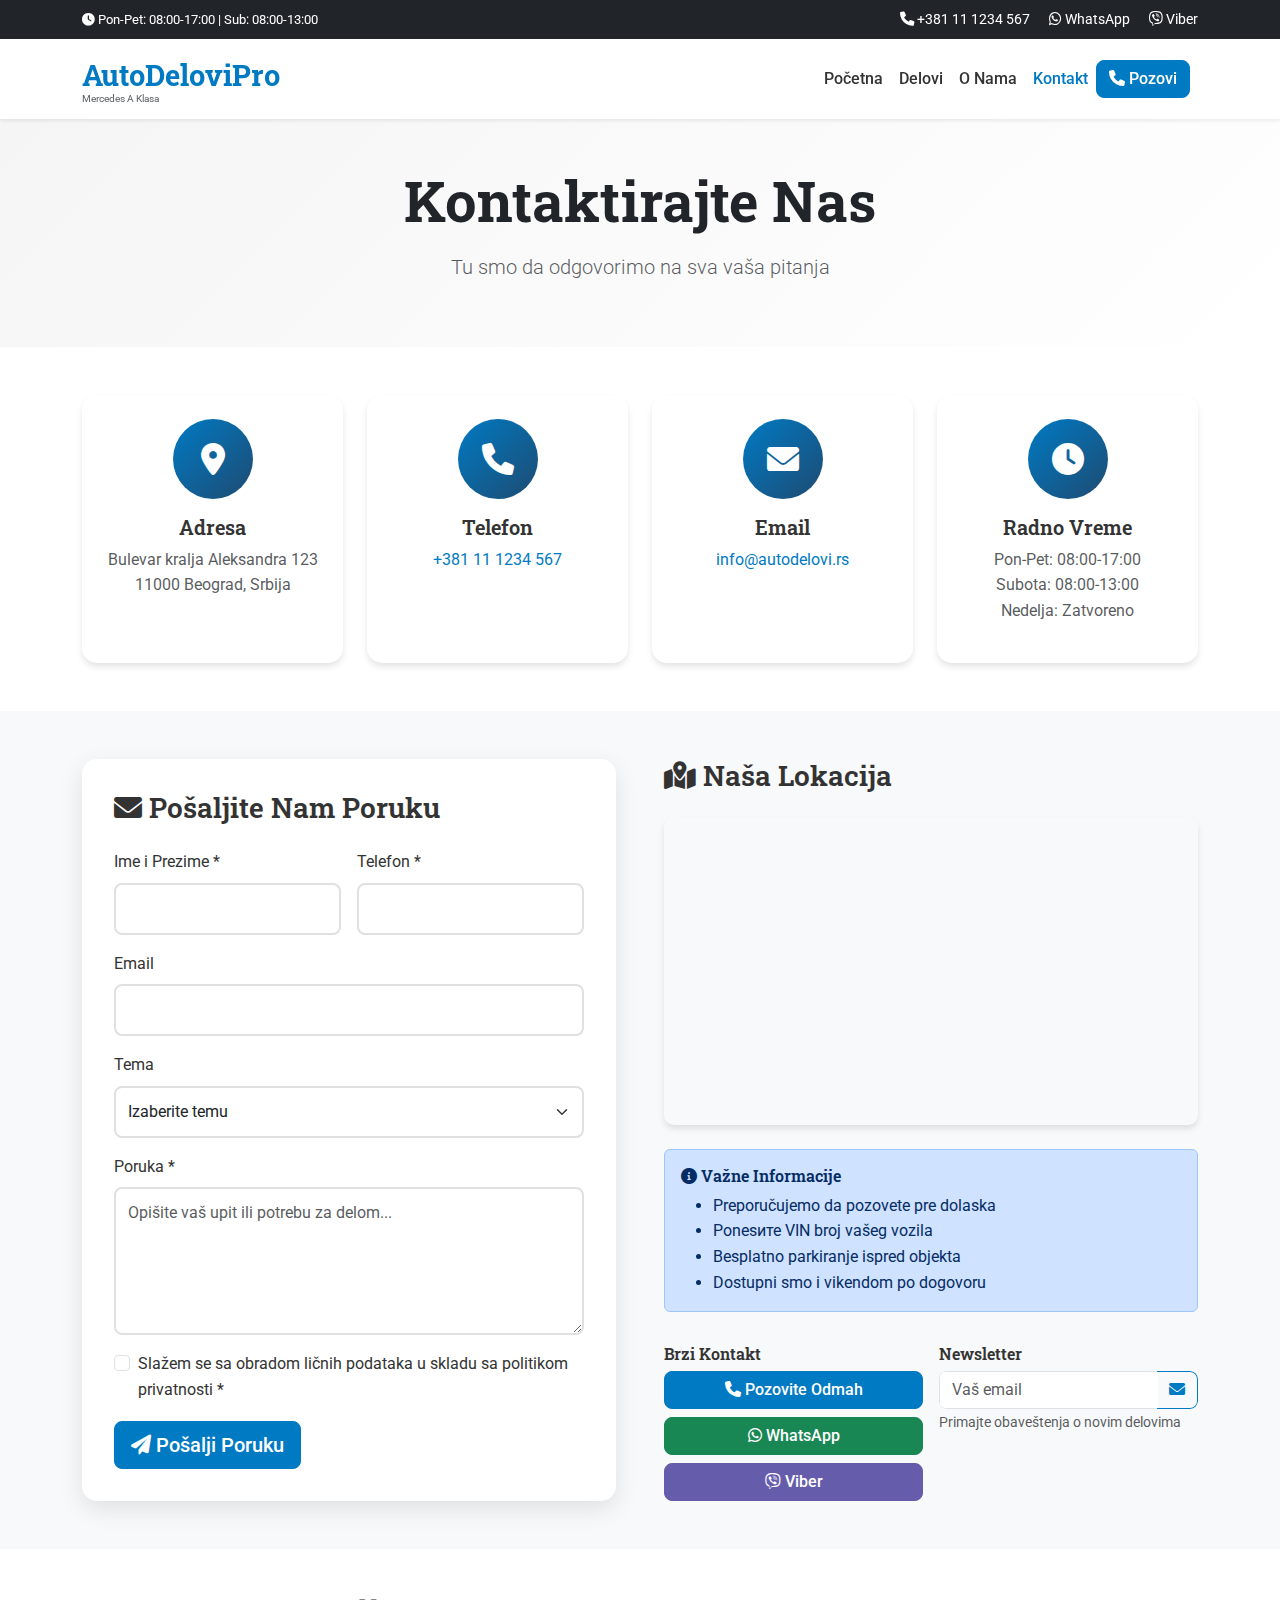
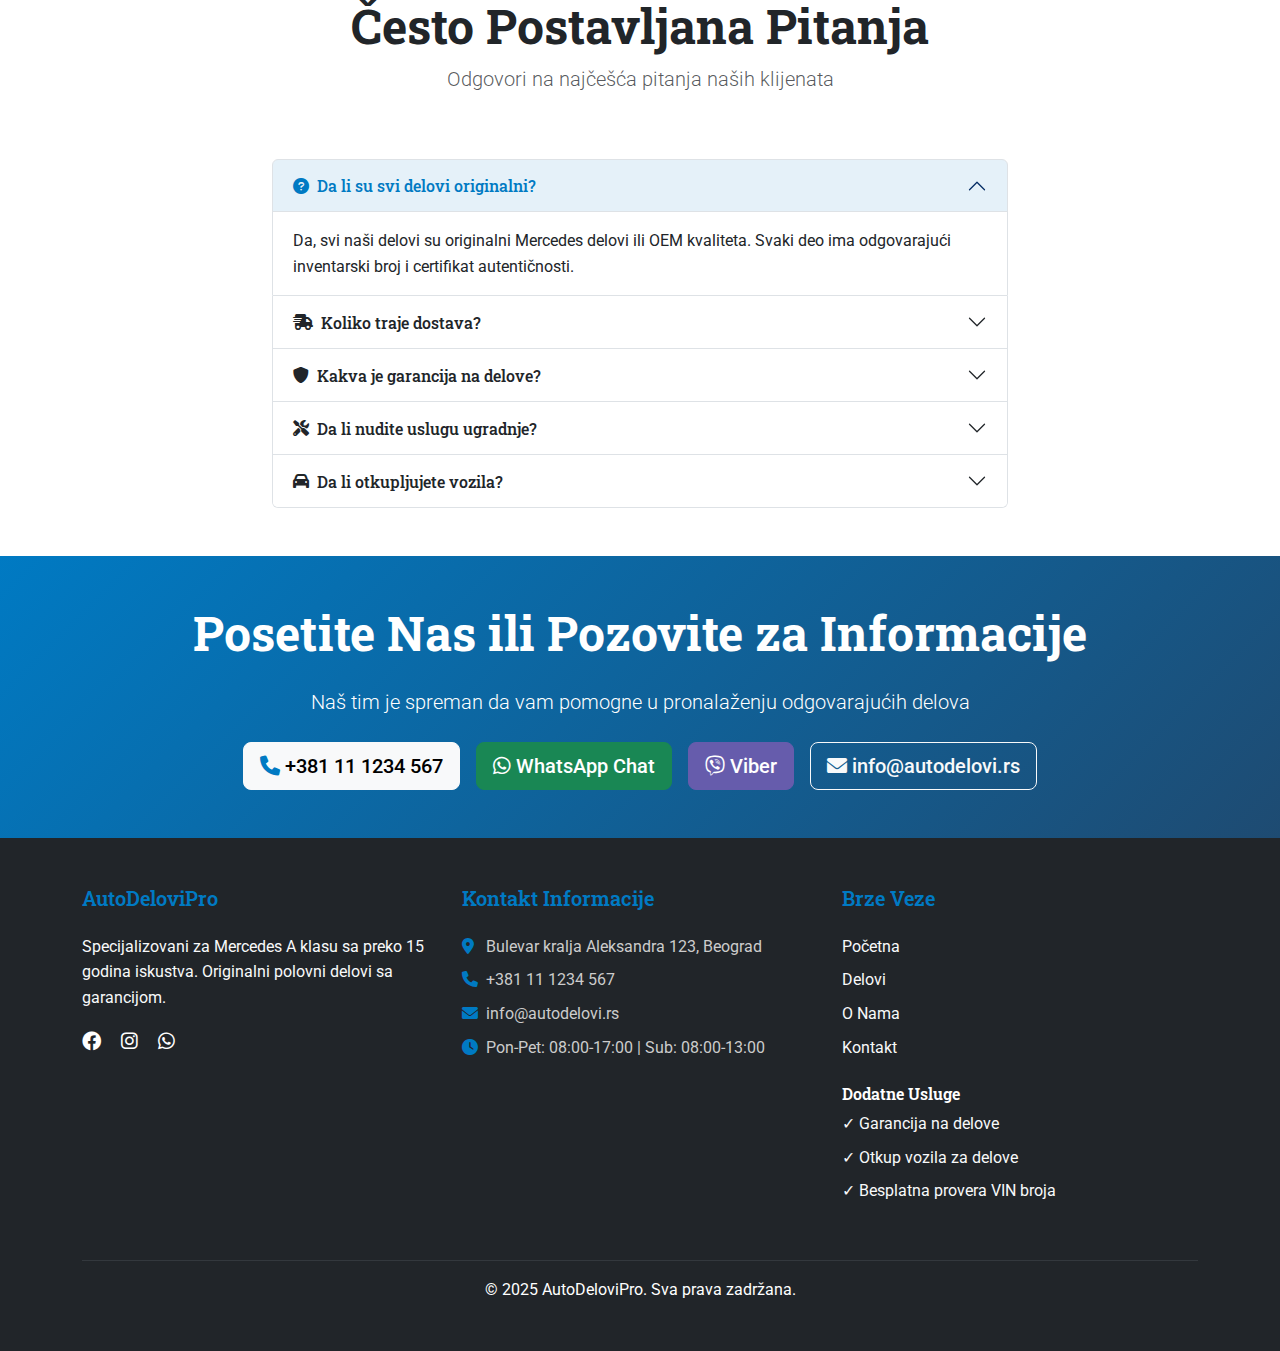
<file: contact.html>
<!DOCTYPE html>
<html lang="sr">
<head>
    <meta charset="UTF-8">
    <meta name="viewport" content="width=device-width, initial-scale=1.0">
    <title>Kontakt - AutoDeloviPro | Mercedes A Klasa Delovi Beograd</title>
    <meta name="description" content="Kontaktirajte AutoDeloviPro za Mercedes A klasa delove. Adresa: Bulevar kralja Aleksandra 123, Beograd. Telefon: +381 11 1234 567. Radno vreme: Pon-Pet 08-17h">
    <meta name="keywords" content="kontakt, autodelovi, beograd, mercedes delovi, adresa, telefon, radno vreme">
    
    <!-- Bootstrap CSS -->
    <link href="https://cdn.jsdelivr.net/npm/bootstrap@5.1.3/dist/css/bootstrap.min.css" rel="stylesheet">
    <!-- Font Awesome -->
    <link rel="stylesheet" href="https://cdnjs.cloudflare.com/ajax/libs/font-awesome/6.0.0/css/all.min.css">
    <!-- Google Fonts -->
    <link href="https://fonts.googleapis.com/css2?family=Roboto+Slab:wght@300;400;600;700&family=Roboto:wght@300;400;500;700&display=swap" rel="stylesheet">
    
    <link rel="stylesheet" href="style.css">
</head>

<body>    <!-- Sticky Navigation Container -->
    <div class="sticky-navigation">
        <!-- Top Bar -->
        <div class="top-bar bg-dark text-white py-2">
            <div class="container">
                <div class="row">
                    <div class="col-md-6">
                        <small><i class="fas fa-clock"></i> Pon-Pet: 08:00-17:00 | Sub: 08:00-13:00</small>
                    </div>
                    <div class="col-md-6 text-md-end">
                        <a href="tel:+381111234567" class="text-white text-decoration-none me-3">
                            <i class="fas fa-phone"></i> +381 11 1234 567
                        </a>
                        <a href="https://wa.me/381111234567" class="text-white text-decoration-none me-3">
                            <i class="fab fa-whatsapp"></i> WhatsApp
                        </a>
                        <a href="viber://chat?number=+381111234567" class="text-white text-decoration-none">
                            <i class="fab fa-viber"></i> Viber
                        </a>
                    </div>
                </div>
            </div>
        </div>

        <!-- Navigation -->
        <nav class="navbar navbar-expand-lg navbar-light bg-white shadow-sm">
        <div class="container">
            <a class="navbar-brand" href="index.html">
                <strong class="text-primary">AutoDeloviPro</strong>
                <small class="text-muted d-block">Mercedes A Klasa</small>
            </a>
            
            <div class="d-flex order-lg-2">
                <a href="tel:+381111234567" class="btn btn-primary me-2">
                    <i class="fas fa-phone"></i> Pozovi
                </a>
                <button class="navbar-toggler" type="button" data-bs-toggle="collapse" data-bs-target="#navbarNav" aria-label="Toggle navigation">
                    <span class="navbar-toggler-icon"></span>
                </button>
            </div>

            <div class="collapse navbar-collapse order-lg-1" id="navbarNav">
                <ul class="navbar-nav ms-auto">
                    <li class="nav-item">
                        <a class="nav-link" href="index.html">Početna</a>
                    </li>
                    <li class="nav-item">
                        <a class="nav-link" href="parts.html">Delovi</a>
                    </li>
                    <li class="nav-item">
                        <a class="nav-link" href="about.html">O Nama</a>
                    </li>
                    <li class="nav-item">
                        <a class="nav-link active" href="contact.html">Kontakt</a>
                    </li>                </ul>
            </div>
        </div>
    </nav>
    </div>

    <!-- Page Header -->
    <section class="page-header py-5 bg-light">
        <div class="container">
            <div class="row">
                <div class="col-12 text-center">
                    <h1 class="display-4 fw-bold text-dark mb-3">Kontaktirajte Nas</h1>
                    <p class="lead text-muted">Tu smo da odgovorimo na sva vaša pitanja</p>
                </div>
            </div>
        </div>
    </section>

    <!-- Contact Info Section -->
    <section class="contact-info-section py-5">
        <div class="container">
            <div class="row g-4">
                <div class="col-lg-3 col-md-6">
                    <div class="contact-info-card text-center p-4">
                        <div class="contact-icon mb-3">
                            <i class="fas fa-map-marker-alt"></i>
                        </div>
                        <h5>Adresa</h5>
                        <p class="text-muted">Bulevar kralja Aleksandra 123<br>11000 Beograd, Srbija</p>
                    </div>
                </div>
                
                <div class="col-lg-3 col-md-6">
                    <div class="contact-info-card text-center p-4">
                        <div class="contact-icon mb-3">
                            <i class="fas fa-phone"></i>
                        </div>
                        <h5>Telefon</h5>
                        <p class="text-muted">
                            <a href="tel:+381111234567" class="text-decoration-none text-primary">
                                +381 11 1234 567
                            </a>
                        </p>
                    </div>
                </div>
                
                <div class="col-lg-3 col-md-6">
                    <div class="contact-info-card text-center p-4">
                        <div class="contact-icon mb-3">
                            <i class="fas fa-envelope"></i>
                        </div>
                        <h5>Email</h5>
                        <p class="text-muted">
                            <a href="mailto:info@autodelovi.rs" class="text-decoration-none text-primary">
                                info@autodelovi.rs
                            </a>
                        </p>
                    </div>
                </div>
                
                <div class="col-lg-3 col-md-6">
                    <div class="contact-info-card text-center p-4">
                        <div class="contact-icon mb-3">
                            <i class="fas fa-clock"></i>
                        </div>
                        <h5>Radno Vreme</h5>
                        <p class="text-muted">
                            Pon-Pet: 08:00-17:00<br>
                            Subota: 08:00-13:00<br>
                            Nedelja: Zatvoreno
                        </p>
                    </div>
                </div>
            </div>
        </div>
    </section>

    <!-- Contact Form & Map Section -->
    <section class="contact-form-section py-5 bg-light">
        <div class="container">
            <div class="row g-5">
                <!-- Contact Form -->
                <div class="col-lg-6">
                    <div class="contact-form">
                        <h3 class="mb-4"><i class="fas fa-envelope"></i> Pošaljite Nam Poruku</h3>
                        <form id="contactForm">
                            <div class="row g-3">
                                <div class="col-md-6">
                                    <label for="contactName" class="form-label">Ime i Prezime *</label>
                                    <input type="text" class="form-control" id="contactName" required>
                                </div>
                                <div class="col-md-6">
                                    <label for="contactPhone" class="form-label">Telefon *</label>
                                    <input type="tel" class="form-control" id="contactPhone" required>
                                </div>
                                <div class="col-12">
                                    <label for="contactEmail" class="form-label">Email</label>
                                    <input type="email" class="form-control" id="contactEmail">
                                </div>
                                <div class="col-12">
                                    <label for="contactSubject" class="form-label">Tema</label>
                                    <select class="form-select" id="contactSubject">
                                        <option value="">Izaberite temu</option>
                                        <option value="deo-upit">Upit za deo</option>
                                        <option value="cena-informacija">Informacija o ceni</option>
                                        <option value="dostupnost">Dostupnost dela</option>
                                        <option value="ugradnja">Usluga ugradnje</option>
                                        <option value="otkup">Otkup vozila</option>
                                        <option value="ostalo">Ostalo</option>
                                    </select>
                                </div>
                                <div class="col-12">
                                    <label for="contactMessage" class="form-label">Poruka *</label>
                                    <textarea class="form-control" id="contactMessage" rows="5" 
                                              placeholder="Opišite vaš upit ili potrebu za delom..." required></textarea>
                                </div>
                                <div class="col-12">
                                    <div class="form-check">
                                        <input class="form-check-input" type="checkbox" id="contactPrivacy" required>
                                        <label class="form-check-label" for="contactPrivacy">
                                            Slažem se sa obradom ličnih podataka u skladu sa politikom privatnosti *
                                        </label>
                                    </div>
                                </div>
                                <div class="col-12">
                                    <button type="submit" class="btn btn-primary btn-lg">
                                        <i class="fas fa-paper-plane"></i> Pošalji Poruku
                                    </button>
                                </div>
                            </div>
                        </form>
                    </div>
                </div>
                
                <!-- Map & Additional Info -->
                <div class="col-lg-6">
                    <div class="map-section mb-4">
                        <h3 class="mb-4"><i class="fas fa-map-marked-alt"></i> Naša Lokacija</h3>
                        <div class="map-container">
                            <iframe src="https://www.google.com/maps/embed?pb=!1m18!1m12!1m3!1d2830.5989982687643!2d20.476455715438854!3d44.80401797909829!2m3!1f0!2f0!3f0!3m2!1i1024!2i768!4f13.1!3m3!1m2!1s0x475a7aa3b0b7c4c5%3A0x9b1c4b2b8b2b8b2b!2sBulevar%20kralja%20Aleksandra%20123%2C%20Beograd!5e0!3m2!1sen!2srs!4v1642686421234!5m2!1sen!2srs" 
                                    width="100%" height="300" style="border:0; border-radius: 10px;" 
                                    allowfullscreen="" loading="lazy" referrerpolicy="no-referrer-when-downgrade">
                            </iframe>
                        </div>
                    </div>
                    
                    <div class="additional-contact-info">
                        <div class="row g-3">
                            <div class="col-12">
                                <div class="alert alert-primary">
                                    <h6><i class="fas fa-info-circle"></i> Važne Informacije</h6>
                                    <ul class="mb-0">
                                        <li>Preporučujemo da pozovete pre dolaska</li>
                                        <li>Ponesите VIN broj vašeg vozila</li>
                                        <li>Besplatno parkiranje ispred objekta</li>
                                        <li>Dostupni smo i vikendom po dogovoru</li>
                                    </ul>
                                </div>
                            </div>
                            
                            <div class="col-md-6">                                <div class="quick-contact">
                                    <h6>Brzi Kontakt</h6>
                                    <a href="tel:+381111234567" class="btn btn-primary w-100 mb-2">
                                        <i class="fas fa-phone"></i> Pozovite Odmah
                                    </a>
                                    <a href="https://wa.me/381111234567" class="btn btn-success w-100 mb-2">
                                        <i class="fab fa-whatsapp"></i> WhatsApp
                                    </a>
                                    <a href="viber://chat?number=+381111234567" class="btn btn-viber w-100">
                                        <i class="fab fa-viber"></i> Viber
                                    </a>
                                </div>
                            </div>
                            
                            <div class="col-md-6">
                                <div class="newsletter-signup">
                                    <h6>Newsletter</h6>
                                    <form id="newsletterForm">
                                        <div class="input-group">
                                            <input type="email" class="form-control" id="newsletterEmail" 
                                                   placeholder="Vaš email" required>
                                            <button class="btn btn-outline-primary" type="submit">
                                                <i class="fas fa-envelope"></i>
                                            </button>
                                        </div>
                                        <small class="text-muted">Primajte obaveštenja o novim delovima</small>
                                    </form>
                                </div>
                            </div>
                        </div>
                    </div>
                </div>
            </div>
        </div>
    </section>

    <!-- FAQ Section -->
    <section class="faq-section py-5">
        <div class="container">
            <div class="row">
                <div class="col-12 text-center mb-5">
                    <h2 class="display-5 fw-bold text-dark">Često Postavljana Pitanja</h2>
                    <p class="lead text-muted">Odgovori na najčešća pitanja naših klijenata</p>
                </div>
            </div>
            
            <div class="row">
                <div class="col-lg-8 mx-auto">
                    <div class="accordion" id="faqAccordion">
                        <div class="accordion-item">
                            <h2 class="accordion-header" id="faq1">
                                <button class="accordion-button" type="button" data-bs-toggle="collapse" 
                                        data-bs-target="#collapse1" aria-expanded="true" aria-controls="collapse1">
                                    <i class="fas fa-question-circle me-2"></i>
                                    Da li su svi delovi originalni?
                                </button>
                            </h2>
                            <div id="collapse1" class="accordion-collapse collapse show" 
                                 aria-labelledby="faq1" data-bs-parent="#faqAccordion">
                                <div class="accordion-body">
                                    Da, svi naši delovi su originalni Mercedes delovi ili OEM kvaliteta. 
                                    Svaki deo ima odgovarajući inventarski broj i certifikat autentičnosti.
                                </div>
                            </div>
                        </div>
                        
                        <div class="accordion-item">
                            <h2 class="accordion-header" id="faq2">
                                <button class="accordion-button collapsed" type="button" data-bs-toggle="collapse" 
                                        data-bs-target="#collapse2" aria-expanded="false" aria-controls="collapse2">
                                    <i class="fas fa-shipping-fast me-2"></i>
                                    Koliko traje dostava?
                                </button>
                            </h2>
                            <div id="collapse2" class="accordion-collapse collapse" 
                                 aria-labelledby="faq2" data-bs-parent="#faqAccordion">
                                <div class="accordion-body">
                                    Za Beograd dostava traje 1-2 radna dana, za ostale gradove u Srbiji 2-3 radna dana. 
                                    Ukoliko deo imamo na stanju, moguće je i isti dan.
                                </div>
                            </div>
                        </div>
                        
                        <div class="accordion-item">
                            <h2 class="accordion-header" id="faq3">
                                <button class="accordion-button collapsed" type="button" data-bs-toggle="collapse" 
                                        data-bs-target="#collapse3" aria-expanded="false" aria-controls="collapse3">
                                    <i class="fas fa-shield-alt me-2"></i>
                                    Kakva je garancija na delove?
                                </button>
                            </h2>
                            <div id="collapse3" class="accordion-collapse collapse" 
                                 aria-labelledby="faq3" data-bs-parent="#faqAccordion">
                                <div class="accordion-body">
                                    Dajemo garanciju od 6 meseci na sve mechaničke delove i 3 meseca na električne komponente. 
                                    Garancija pokriva kvarove usled greške u materijalu ili izradi.
                                </div>
                            </div>
                        </div>
                        
                        <div class="accordion-item">
                            <h2 class="accordion-header" id="faq4">
                                <button class="accordion-button collapsed" type="button" data-bs-toggle="collapse" 
                                        data-bs-target="#collapse4" aria-expanded="false" aria-controls="collapse4">
                                    <i class="fas fa-tools me-2"></i>
                                    Da li nudite uslugu ugradnje?
                                </button>
                            </h2>
                            <div id="collapse4" class="accordion-collapse collapse" 
                                 aria-labelledby="faq4" data-bs-parent="#faqAccordion">
                                <div class="accordion-body">
                                    Da, imamo servis sa sertifikovanim majstorima koji mogu da ugrade delove. 
                                    Usluga ugradnje se naplaćuje posebno, a cene zavise od složenosti posla.
                                </div>
                            </div>
                        </div>
                        
                        <div class="accordion-item">
                            <h2 class="accordion-header" id="faq5">
                                <button class="accordion-button collapsed" type="button" data-bs-toggle="collapse" 
                                        data-bs-target="#collapse5" aria-expanded="false" aria-controls="collapse5">
                                    <i class="fas fa-car me-2"></i>
                                    Da li otkupljujete vozila?
                                </button>
                            </h2>
                            <div id="collapse5" class="accordion-collapse collapse" 
                                 aria-labelledby="faq5" data-bs-parent="#faqAccordion">
                                <div class="accordion-body">
                                    Da, otkupljujemo Mercedes A klasa vozila za delove. Cena zavisi od stanja vozila, 
                                    godišta i dostupnosti delova koje možemo iskoristiti.
                                </div>
                            </div>
                        </div>
                    </div>
                </div>
            </div>
        </div>
    </section>

    <!-- CTA Section -->
    <section class="cta-section py-5">
        <div class="container">
            <div class="row">
                <div class="col-12 text-center">
                    <h2 class="display-5 fw-bold text-white mb-4">Posetite Nas ili Pozovite za Informacije</h2>
                    <p class="lead text-white mb-4">
                        Naš tim je spreman da vam pomogne u pronalaženju odgovarajućih delova
                    </p>                    <div class="d-flex flex-wrap justify-content-center gap-3">
                        <a href="tel:+381111234567" class="btn btn-light btn-lg">
                            <i class="fas fa-phone text-primary"></i> +381 11 1234 567
                        </a>
                        <a href="https://wa.me/381111234567" class="btn btn-success btn-lg">
                            <i class="fab fa-whatsapp"></i> WhatsApp Chat
                        </a>
                        <a href="viber://chat?number=+381111234567" class="btn btn-viber btn-lg">
                            <i class="fab fa-viber"></i> Viber
                        </a>
                        <a href="mailto:info@autodelovi.rs" class="btn btn-outline-light btn-lg">
                            <i class="fas fa-envelope"></i> info@autodelovi.rs
                        </a>
                    </div>
                </div>
            </div>
        </div>
    </section>

    <!-- Footer -->
    <footer class="bg-dark text-white py-5">
        <div class="container">
            <div class="row">
                <div class="col-lg-4 mb-4">
                    <h5 class="text-primary">AutoDeloviPro</h5>
                    <p class="text-light">
                        Specijalizovani za Mercedes A klasu sa preko 15 godina iskustva. 
                        Originalni polovni delovi sa garancijom.
                    </p>
                    <div class="social-links">
                        <a href="#" class="text-white me-3" title="Facebook"><i class="fab fa-facebook"></i></a>
                        <a href="#" class="text-white me-3" title="Instagram"><i class="fab fa-instagram"></i></a>
                        <a href="https://wa.me/381111234567" class="text-white" title="WhatsApp"><i class="fab fa-whatsapp"></i></a>
                    </div>
                </div>
                
                <div class="col-lg-4 mb-4">
                    <h5>Kontakt Informacije</h5>
                    <div class="contact-info">
                        <p><i class="fas fa-map-marker-alt"></i> Bulevar kralja Aleksandra 123, Beograd</p>
                        <p><i class="fas fa-phone"></i> +381 11 1234 567</p>
                        <p><i class="fas fa-envelope"></i> info@autodelovi.rs</p>
                        <p><i class="fas fa-clock"></i> Pon-Pet: 08:00-17:00 | Sub: 08:00-13:00</p>
                    </div>
                </div>
                
                <div class="col-lg-4 mb-4">
                    <h5>Brze Veze</h5>
                    <ul class="list-unstyled">
                        <li><a href="index.html" class="text-light">Početna</a></li>
                        <li><a href="parts.html" class="text-light">Delovi</a></li>
                        <li><a href="about.html" class="text-light">O Nama</a></li>
                        <li><a href="contact.html" class="text-light">Kontakt</a></li>
                    </ul>
                    
                    <h6 class="mt-4">Dodatne Usluge</h6>
                    <ul class="list-unstyled">
                        <li class="text-light">✓ Garancija na delove</li>
                        <li class="text-light">✓ Otkup vozila za delove</li>
                        <li class="text-light">✓ Besplatna provera VIN broja</li>
                    </ul>
                </div>
            </div>
            
            <hr class="border-secondary">
            
            <div class="row">
                <div class="col-12 text-center">
                    <p class="mb-0">&copy; 2025 AutoDeloviPro. Sva prava zadržana.</p>
                </div>
            </div>
        </div>
    </footer>

    <!-- Bootstrap JS -->
    <script src="https://cdn.jsdelivr.net/npm/bootstrap@5.1.3/dist/js/bootstrap.bundle.min.js"></script>
    <script src="script.js"></script>

    <style>
        .contact-info-card {
            background: white;
            border-radius: 15px;
            box-shadow: 0 4px 6px rgba(0,0,0,0.1);
            transition: transform 0.3s ease;
            height: 100%;
        }
        
        .contact-info-card:hover {
            transform: translateY(-5px);
        }
        
        .contact-icon {
            width: 80px;
            height: 80px;
            background: linear-gradient(135deg, var(--primary-color), var(--accent-color));
            border-radius: 50%;
            display: flex;
            align-items: center;
            justify-content: center;
            margin: 0 auto;
            color: white;
            font-size: 2rem;
        }
        
        .expertise-card {
            background: white;
            border-radius: 15px;
            box-shadow: 0 4px 6px rgba(0,0,0,0.1);
            transition: transform 0.3s ease;
            height: 100%;
        }
        
        .expertise-card:hover {
            transform: translateY(-5px);
        }
        
        .expertise-icon {
            width: 80px;
            height: 80px;
            background: linear-gradient(135deg, var(--primary-color), var(--accent-color));
            border-radius: 50%;
            display: flex;
            align-items: center;
            justify-content: center;
            margin: 0 auto;
            color: white;
            font-size: 2rem;
        }
        
        .feature-icon {
            width: 60px;
            height: 60px;
            background: rgba(0, 122, 195, 0.1);
            border-radius: 50%;
            display: flex;
            align-items: center;
            justify-content: center;
            font-size: 1.5rem;
            flex-shrink: 0;
        }
        
        .team-image img {
            width: 150px;
            height: 150px;
            object-fit: cover;
        }
        
        .team-card {
            padding: 2rem;
        }
        
        .map-container {
            border-radius: 10px;
            overflow: hidden;
            box-shadow: 0 4px 6px rgba(0,0,0,0.1);
        }
        
        .accordion-button {
            font-weight: 500;
        }
        
        .accordion-button:not(.collapsed) {
            background-color: rgba(0, 122, 195, 0.1);
            color: var(--primary-color);
        }
    </style>
</body>
</html>
</file>
<file: style.css>
/* Mercedes-Inspired Color Palette and German Engineering Typography */
:root {
    --primary-color: #007AC3; /* Mercedes Blue */
    --secondary-color: #C4C4C4; /* Mercedes Silver */
    --accent-color: #1E4B72; /* Dark Blue */
    --light-silver: #F5F5F5;
    --dark-silver: #8C8C8C;
    --success-color: #28a745;
    --warning-color: #ffc107;
    --danger-color: #dc3545;
    --info-color: #17a2b8;
}

/* Typography - German Engineering Inspired */
body {
    font-family: 'Roboto', sans-serif;
    line-height: 1.6;
    color: #333;
}

h1, h2, h3, h4, h5, h6 {
    font-family: 'Roboto Slab', serif;
    font-weight: 600;
    line-height: 1.2;
}

.display-4, .display-5 {
    font-weight: 700;
}

/* Custom Colors */
.text-primary {
    color: var(--primary-color) !important;
}

.bg-primary {
    background-color: var(--primary-color) !important;
}

.btn-primary {
    background-color: var(--primary-color);
    border-color: var(--primary-color);
    font-weight: 500;
}

.btn-primary:hover {
    background-color: var(--accent-color);
    border-color: var(--accent-color);
}

.btn-outline-primary {
    color: var(--primary-color);
    border-color: var(--primary-color);
}

.btn-outline-primary:hover {
    background-color: var(--primary-color);
    border-color: var(--primary-color);
}

/* Top Bar */
.top-bar {
    font-size: 0.9rem;
    z-index: 1040;
}

.top-bar a:hover {
    opacity: 0.8;
}

/* Navigation */
.navbar {
    padding: 0.5rem 0;
    transition: all 0.3s ease;
    z-index: 1030;
}

.navbar-brand {
    font-size: 1.8rem;
}

.navbar-brand strong {
    font-family: 'Roboto Slab', serif;
    font-weight: 700;
}

.navbar-brand small {
    font-size: 0.6rem;
    margin-top: -8px;
    display: block;
}

.navbar-nav .nav-link {
    font-weight: 500;
    color: #333 !important;
    transition: color 0.3s ease;
}

.navbar-nav .nav-link:hover,
.navbar-nav .nav-link.active {
    color: var(--primary-color) !important;
}

/* Sticky Navigation Styles */
.sticky-navigation {
    position: -webkit-sticky;
    position: sticky;
    top: 0;
    z-index: 1050;
}

.top-bar.sticky-top {
    position: relative;
    z-index: 1;
}

.navbar.sticky-top {
    position: relative;
    z-index: 1;
    box-shadow: 0 2px 4px rgba(0,0,0,0.1);
    margin-top: 0;
}

/* Viber Button Styles */
.btn-viber {
    background-color: #665CAC;
    border-color: #665CAC;
    color: white;
}

.btn-viber:hover {
    background-color: #5A4F99;
    border-color: #5A4F99;
    color: white;
}

.btn-viber:focus,
.btn-viber.focus {
    background-color: #5A4F99;
    border-color: #5A4F99;
    color: white;
    box-shadow: 0 0 0 0.2rem rgba(102, 92, 172, 0.5);
}

.btn-viber:active,
.btn-viber.active {
    background-color: #4F4486;
    border-color: #4F4486;
    color: white;
}

/* Hero Section */
.hero-section {
    background: linear-gradient(135deg, var(--light-silver) 0%, #ffffff 100%);
    padding: 50px 0;
    min-height: 50vh;
    display: flex;
    align-items: center;
}

.min-vh-50 {
    min-height: 40vh;
}

.hero-section h1 {
    font-size: 3.5rem;
    line-height: 1.1;
    margin-bottom: 2rem;
}

.hero-section .lead {
    font-size: 1.2rem;
    margin-bottom: 2rem;
}

/* Statistics Section */
.stats-section {
    background: var(--light-silver);
}

.stat-item {
    padding: 2rem 1rem;
}

.stat-number {
    font-size: 3rem;
    font-weight: 700;
    color: var(--primary-color);
    font-family: 'Roboto Slab', serif;
    margin-bottom: 0.5rem;
}

.stat-label {
    font-size: 1.1rem;
    color: #666;
    font-weight: 500;
    text-transform: uppercase;
    letter-spacing: 0.5px;
}

/* Part Cards */
.part-card {
    border: none;
    border-radius: 15px;
    overflow: hidden;
    transition: all 0.3s ease;
    box-shadow: 0 4px 6px rgba(0,0,0,0.1);
}

.part-card:hover {
    transform: translateY(-5px);
    box-shadow: 0 8px 25px rgba(0,0,0,0.15);
}

.part-card .card-img-top {
    height: 160px;
    object-fit: cover;
    transition: transform 0.3s ease;
}

.part-card:hover .card-img-top {
    transform: scale(1.05);
}

.part-card .badge {
    font-size: 0.75rem;
    padding: 0.4rem 0.8rem;
}

.part-card .card-title {
    font-size: 1rem;
    font-weight: 600;
    margin-bottom: 0.5rem;
    line-height: 1.3;
}

.part-card .card-text {
    font-size: 0.9rem;
    line-height: 1.4;
}

.price-tag {
    font-size: 1.2rem;
    font-weight: 700;
    color: var(--primary-color);
    margin-top: 0.8rem;
}

.part-card .card-footer {
    background-color: #fff;
    border-top: 1px solid #eee;
    padding: 0.8rem 1rem;
}

.part-card .card-body {
    padding: 1rem;
}

/* Service Cards */
.service-card {
    background: white;
    border-radius: 15px;
    box-shadow: 0 4px 6px rgba(0,0,0,0.1);
    transition: transform 0.3s ease;
    height: 100%;
}

.service-card:hover {
    transform: translateY(-5px);
}

.service-icon {
    width: 80px;
    height: 80px;
    background: linear-gradient(135deg, var(--primary-color), var(--accent-color));
    border-radius: 50%;
    display: flex;
    align-items: center;
    justify-content: center;
    margin: 0 auto;
    color: white;
    font-size: 2rem;
}

.service-card h4 {
    color: #333;
    margin-bottom: 1rem;
}

/* CTA Section */
.cta-section {
    background: linear-gradient(135deg, var(--primary-color), var(--accent-color));
    color: white;
}

.cta-section h2 {
    color: white;
}

.cta-section .lead {
    color: rgba(255,255,255,0.9);
}

/* Footer */
footer {
    background-color: #1a1a1a !important;
}

footer h5 {
    color: var(--primary-color);
    margin-bottom: 1.5rem;
}

footer .contact-info p {
    margin-bottom: 0.5rem;
    color: #ccc;
}

footer .contact-info i {
    width: 20px;
    color: var(--primary-color);
}

.social-links a {
    font-size: 1.2rem;
    transition: color 0.3s ease;
}

.social-links a:hover {
    color: var(--primary-color) !important;
}

footer ul li {
    margin-bottom: 0.5rem;
}

footer ul li a {
    text-decoration: none;
    transition: color 0.3s ease;
}

footer ul li a:hover {
    color: var(--primary-color) !important;
}

/* Additional styles for About and Contact pages */

/* Contact Info Cards */
.contact-info-card {
    background: white;
    border-radius: 15px;
    box-shadow: 0 4px 6px rgba(0,0,0,0.1);
    transition: transform 0.3s ease;
    height: 100%;
}

.contact-info-card:hover {
    transform: translateY(-5px);
}

.contact-icon {
    width: 80px;
    height: 80px;
    background: linear-gradient(135deg, var(--primary-color), var(--accent-color));
    border-radius: 50%;
    display: flex;
    align-items: center;
    justify-content: center;
    margin: 0 auto;
    color: white;
    font-size: 2rem;
}

/* Expertise Cards */
.expertise-card {
    background: white;
    border-radius: 15px;
    box-shadow: 0 4px 6px rgba(0,0,0,0.1);
    transition: transform 0.3s ease;
    height: 100%;
}

.expertise-card:hover {
    transform: translateY(-5px);
}

.expertise-icon {
    width: 80px;
    height: 80px;
    background: linear-gradient(135deg, var(--primary-color), var(--accent-color));
    border-radius: 50%;
    display: flex;
    align-items: center;
    justify-content: center;
    margin: 0 auto;
    color: white;
    font-size: 2rem;
}

/* Feature Items */
.feature-item {
    margin-bottom: 2rem;
}

.feature-icon {
    width: 60px;
    height: 60px;
    background: rgba(0, 122, 195, 0.1);
    border-radius: 50%;
    display: flex;
    align-items: center;
    justify-content: center;
    font-size: 1.5rem;
    flex-shrink: 0;
}

/* Team Section */
.team-image img {
    width: 150px;
    height: 150px;
    object-fit: cover;
}

.team-card {
    padding: 2rem;
}

/* Map Container */
.map-container {
    border-radius: 10px;
    overflow: hidden;
    box-shadow: 0 4px 6px rgba(0,0,0,0.1);
}

.map-container iframe {
    border: 0;
    border-radius: 10px;
}

/* FAQ Accordion */
.accordion-button {
    font-weight: 500;
}

.accordion-button:not(.collapsed) {
    background-color: rgba(0, 122, 195, 0.1);
    color: var(--primary-color);
}

/* Company Story Section */
.company-story {
    background: white;
}

.company-story img {
    border-radius: 15px;
    box-shadow: 0 8px 25px rgba(0,0,0,0.15);
}

/* Page Headers */
.page-header {
    background: linear-gradient(135deg, var(--light-silver) 0%, #ffffff 100%);
}

/* Quick Contact Buttons */
.quick-contact .btn {
    font-weight: 500;
    border-radius: 8px;
}

/* Newsletter */
.newsletter-signup .input-group {
    border-radius: 8px;
    overflow: hidden;
}

.newsletter-signup .form-control {
    border-right: none;
}

.newsletter-signup .btn {
    border-left: none;
}

/* Responsive Design */
@media (max-width: 768px) {
    .hero-section h1 {
        font-size: 2.5rem;
    }
    
    .hero-section {
        padding: 30px 0;
        text-align: center;
        min-height: 40vh;
    }
    
    .hero-section .col-lg-6:first-child {
        margin-bottom: 2rem;
    }
    
    .hero-section .d-flex {
        justify-content: center !important;
        margin-bottom: 1.5rem;
    }
    
    .min-vh-50 {
        min-height: 30vh;
    }
    
    .stat-number {
        font-size: 2.5rem;
    }
    
    .display-4, .display-5 {
        font-size: 2rem;
    }
      .btn-lg {
        padding: 0.75rem 1.5rem;
        font-size: 1rem;
    }
    
    .part-card .card-img-top {
        height: 150px;
    }
    
    .part-card .card-title {
        font-size: 1rem;
    }
    
    .part-card .card-text {
        font-size: 0.9rem;
    }
}

@media (max-width: 576px) {
    .hero-section h1 {
        font-size: 2rem;
        line-height: 1.2;
    }
    
    .hero-section {
        padding: 20px 0;
        min-height: 35vh;
    }
    
    .hero-section .col-lg-6:first-child {
        margin-bottom: 2.5rem;
    }
    
    .hero-section .d-flex {
        justify-content: center !important;
        flex-direction: column;
        align-items: center;
        gap: 0.75rem !important;
        margin-bottom: 2rem;
    }
    
    .hero-section .btn-lg {
        width: 80%;
        max-width: 250px;
    }
      .part-card .card-img-top {
        height: 140px;
    }
    
    .part-card .card-title {
        font-size: 0.95rem;
    }
    
    .part-card .card-text {
        font-size: 0.85rem;
    }
    
    .price-tag {
        font-size: 1.1rem;
    }
    
    .part-card .card-body {
        padding: 0.8rem;
    }
    
    .part-card .card-footer {
        padding: 0.6rem 0.8rem;
    }
    
    .service-icon {
        width: 60px;
        height: 60px;
        font-size: 1.5rem;
    }
}

/* Filter Section Styles */
.filter-section {
    background: var(--light-silver);
    padding: 2rem 0;
    border-bottom: 2px solid var(--secondary-color);
}

.filter-section h3 {
    color: var(--accent-color);
    margin-bottom: 1.5rem;
}

.filter-section .form-select {
    border-radius: 10px;
    border: 2px solid var(--secondary-color);
    padding: 0.75rem;
    font-weight: 500;
    transition: all 0.3s ease;
}

.filter-section .form-select:focus {
    border-color: var(--primary-color);
    box-shadow: 0 0 0 0.2rem rgba(0, 122, 195, 0.25);
}

/* Parts Grid */
.parts-grid {
    padding: 3rem 0;
}

.parts-grid .row {
    margin-bottom: 2rem;
}

/* Loading animation for stats */
@keyframes countUp {
    from {
        opacity: 0;
        transform: translateY(20px);
    }
    to {
        opacity: 1;
        transform: translateY(0);
    }
}

.stat-item {
    animation: countUp 0.6s ease-out;
}

/* Card hover effects */
.card {
    transition: all 0.3s cubic-bezier(0.25, 0.8, 0.25, 1);
}

.card:hover {
    box-shadow: 0 14px 28px rgba(0,0,0,0.25), 0 10px 10px rgba(0,0,0,0.22);
}

/* Button hover effects */
.btn {
    transition: all 0.3s ease;
    border-radius: 8px;
    font-weight: 500;
}

.btn:hover {
    transform: translateY(-2px);
}

/* Mobile optimizations */
@media (max-width: 991px) {
    .parts-grid .col-lg-3 {
        margin-bottom: 2rem;
    }
}

@media (max-width: 767px) {
    .parts-grid .row {
        display: flex;
        flex-wrap: nowrap;
        overflow-x: auto;
        padding-bottom: 1rem;
    }
    
    .parts-grid .col-md-6 {
        flex: 0 0 280px;
        margin-right: 1rem;
    }
    
    .parts-grid .col-md-6:last-child {
        margin-right: 0;
    }
}

/* Contact form styling */
.contact-form {
    background: white;
    border-radius: 15px;
    box-shadow: 0 8px 25px rgba(0,0,0,0.1);
    padding: 2rem;
}

.contact-form .form-control,
.contact-form .form-select {
    border-radius: 8px;
    border: 2px solid #e0e0e0;
    padding: 0.75rem;
    transition: all 0.3s ease;
}

.contact-form .form-control:focus,
.contact-form .form-select:focus {
    border-color: var(--primary-color);
    box-shadow: 0 0 0 0.2rem rgba(0, 122, 195, 0.25);
}

/* Order form modal styling */
.modal-content {
    border-radius: 15px;
    border: none;
}

.modal-header {
    background: linear-gradient(135deg, var(--primary-color), var(--accent-color));
    color: white;
    border-radius: 15px 15px 0 0;
}

.modal-header .btn-close {
    filter: invert(1);
}

/* Additional responsive improvements */
@media (max-width: 480px) {
    .container {
        padding-left: 15px;
        padding-right: 15px;
    }
    
    .top-bar {
        font-size: 0.8rem;
    }
    
    .top-bar .col-md-6 {
        text-align: center !important;
        margin-bottom: 0.5rem;
    }
    
    .navbar-brand {
        font-size: 1.2rem;
    }
    
    .cta-section .btn {
        margin-bottom: 0.5rem;
        width: 100%;
    }
}
</file>
